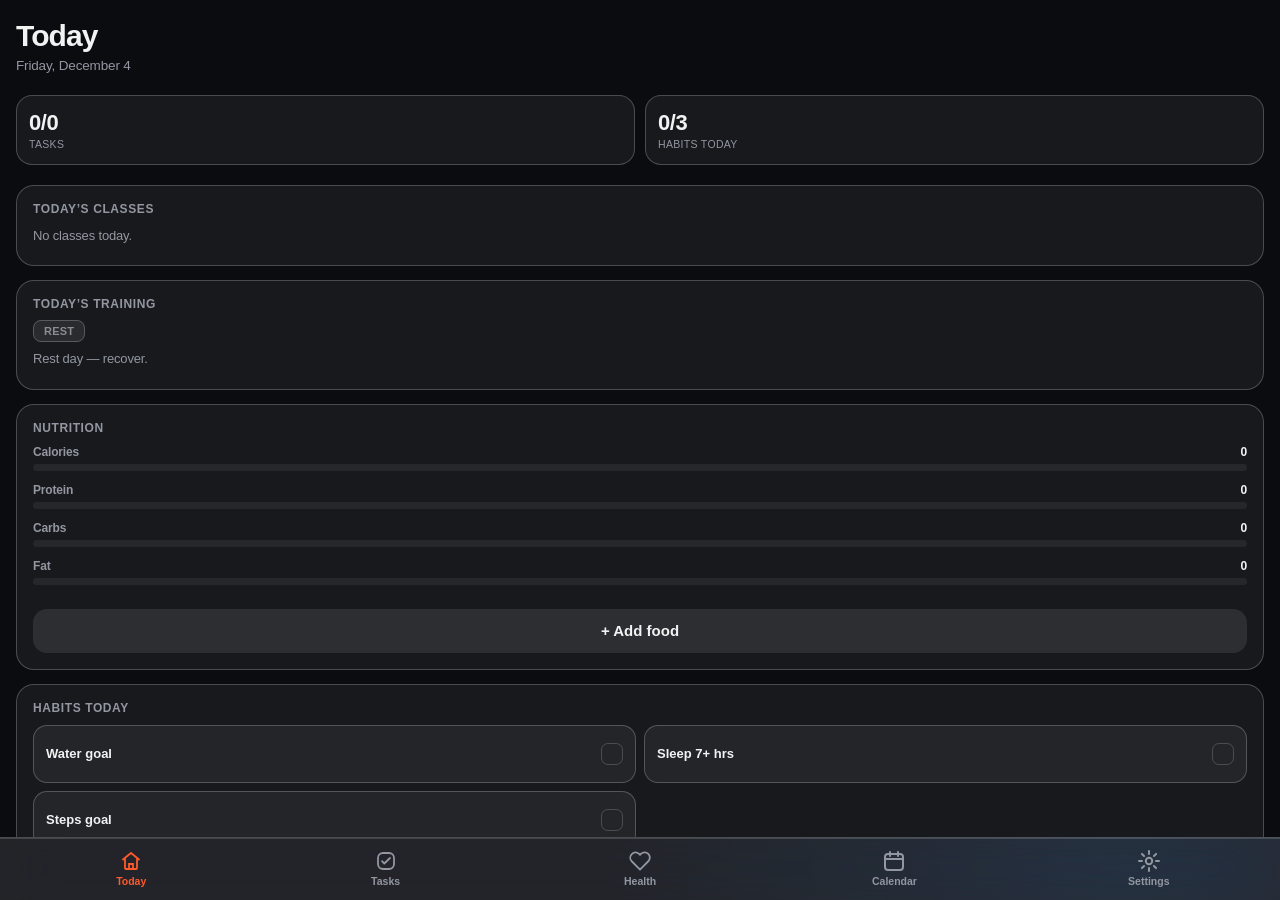
<file: index.html>
<!DOCTYPE html>
<html lang="en">
<head>
<meta charset="UTF-8">
<meta name="viewport" content="width=device-width, initial-scale=1, maximum-scale=1, minimum-scale=1, user-scalable=no, viewport-fit=cover">
<meta name="mobile-web-app-capable" content="yes">
<meta name="apple-mobile-web-app-capable" content="yes">
<meta name="apple-mobile-web-app-status-bar-style" content="black-translucent">
<meta name="apple-mobile-web-app-title" content="Nexa">
<meta name="theme-color" content="#0B0C10">
<meta name="color-scheme" content="dark">
<link rel="apple-touch-icon" sizes="180x180" href="./apple-touch-icon.png?v=3">
<link rel="icon" type="image/png" href="./icon-192.png?v=3">
<link rel="manifest" href="manifest.webmanifest">
<script src="./push-config.js"></script>
<title>Nexa</title>
<link rel="stylesheet" href="./styles.css">

  
</head>
<body>

<svg width="0" height="0" style="position:absolute;">
  <defs>
    <linearGradient id="sparkGrad" x1="0%" y1="0%" x2="100%" y2="100%">
      <stop offset="0%" stop-color="#FF5A2B"/>
      <stop offset="50%" stop-color="#FFD9C2"/>
      <stop offset="100%" stop-color="#4DA3FF"/>
    </linearGradient>
  </defs>
</svg>

<div id="loading"><span class="sparkle-wrap"><svg class="spark-icon" width="22" height="22" viewBox="0 0 24 24"><path d="M12 2c.6 3.8 1.2 6 2.4 7.6C15.8 11.2 18 11.8 22 12c-4 .2-6.2.8-7.6 2.4C13.2 16 12.6 18.2 12 22c-.6-3.8-1.2-6-2.4-7.6C8.2 12.8 6 12.2 2 12c4-.2 6.2-.8 7.6-2.4C10.8 8 11.4 5.8 12 2z"/></svg><span class="sparkle-text">Nexa</span></span></div>
<div class="app-shell" id="shell" style="display:none;">
  <div class="main" id="main-scroll">

    
    <section class="page active" id="page-today">
      <div class="page-head"><div><h1>Today</h1><p id="dash-date-overview"></p></div></div>
      <div class="statbar" id="statbar"></div>
      <div class="widget-grid" id="widget-grid"></div>
    </section>

    
    <section class="page" id="page-tasks">
      <div class="page-head"><div><h1>Tasks</h1></div></div>
      <div class="subtabs" id="tasks-subtabs">
        <button class="subtab active" data-sub="list">Tasks</button>
        <button class="subtab" data-sub="subjects">Subjects</button>
      </div>

      <div class="subpage active" data-group="tasks" id="tasks-sub-list">
        <div class="row" style="margin-bottom:12px;"><div></div><button class="btn small" id="task-new-btn">+ New task</button></div>
        <div class="cols">
          <div>
            <div class="card" id="task-form" style="display:none;"><input type="hidden" id="task-edit-id">
              <div class="field"><label>Title</label><input type="text" id="task-in-title" placeholder="Task title"></div>
              <div class="field"><label>Notes</label><textarea id="task-in-notes" rows="2"></textarea></div>
              <div class="grid2"><button class="btn gray" id="task-cancel-btn">Cancel</button><button class="btn" id="task-save-btn">Save task</button></div>
            </div>
            <div class="card">
              <div id="task-list"></div>
            </div>
          </div>
        </div>
      </div>

      <div class="subpage" data-group="tasks" id="tasks-sub-subjects">
        <div class="row" style="margin-bottom:12px;"><div></div><button class="btn small" id="subject-new-btn">+ Add subject</button></div>
        <div class="card subject-add-card" id="subject-add-form" style="display:none;">
          <div class="field" style="margin-bottom:10px;"><label for="subject-in-name">Subject name</label><input type="text" id="subject-in-name" placeholder="New subject name"></div>
          <div class="row" style="gap:8px;"><button class="btn gray" id="subject-cancel-btn">Cancel</button><button class="btn" id="subject-add-btn">Add subject</button></div>
        </div>
        <div id="subjects-list"></div>
      </div>
    </section>

    
    <section class="page" id="page-health">
      <div class="page-head"><div><h1>Health</h1></div></div>
      <div class="subtabs" id="health-subtabs">
        <button class="subtab active" data-sub="training">Training</button>
        <button class="subtab" data-sub="nutrition">Nutrition</button>
        <button class="subtab" data-sub="habits">Habits</button>
      </div>

      <div class="subpage active" data-group="health" id="health-sub-training">

        <div class="cols">
          <div class="card">
            <h3 style="font-size:12px;text-transform:uppercase;color:var(--muted);margin-bottom:10px;">Log a set</h3>
            <div class="field"><label>Exercise name</label><input type="text" id="log-in-name" list="exercise-names" placeholder="e.g. Bench press"><datalist id="exercise-names"></datalist></div>
            <label>Category</label>
            <div style="display:flex;gap:8px;margin-bottom:12px;" id="log-cat-picker">
              <button type="button" class="exercise-chip" data-cat="push">Push</button>
              <button type="button" class="exercise-chip" data-cat="pull">Pull</button>
              <button type="button" class="exercise-chip" data-cat="legs">Legs</button>
            </div>
            <div class="grid2">
              <div class="field"><label>Weight (kg)</label><input type="number" id="log-in-weight" min="0" step="0.5" placeholder="40"></div>
              <div class="field"><label>Reps</label><input type="number" id="log-in-reps" min="1" step="1" placeholder="8"></div>
            </div>
            <div class="err-msg" id="log-err" style="display:none;color:var(--coral);font-size:12px;margin-bottom:8px;"></div>
            <button class="btn full" id="log-save-btn">Log set</button>
            <h3 style="font-size:12px;text-transform:uppercase;color:var(--muted);margin:16px 0 8px;">Quick fill</h3>
            <div id="exercise-chips"></div>
          </div>
          <div>
            <div class="card">
              <div class="row"><h3 style="font-size:12px;text-transform:uppercase;color:var(--muted);">Progress</h3>
                <select id="progress-select" style="width:200px;"></select></div>
              <canvas class="chart-canvas" id="progress-canvas" width="700" height="200" style="margin-top:10px;"></canvas>
              <div id="progress-stats"></div>
            </div>
            <div class="card">
              <h3 style="font-size:12px;text-transform:uppercase;color:var(--muted);margin-bottom:8px;">Recent sets</h3>
              <table><thead><tr><th>Date</th><th>Exercise</th><th>Category</th><th>Weight</th><th>Reps</th></tr></thead><tbody id="recent-sets"></tbody></table>
            </div>
          </div>
        </div>
      </div>

      <div class="subpage" data-group="health" id="health-sub-nutrition">
        <div class="cols">
          <div class="card">
            <h3 style="font-size:12px;text-transform:uppercase;color:var(--muted);margin-bottom:10px;">Today</h3>
            <div class="nutri-row"><div class="nutri-label"><span>Calories</span><span class="val" id="nut-cal-txt">0</span></div><div class="nutri-bar"><div class="nutri-fill" id="nut-cal-fill" style="background:var(--coral);"></div></div></div>
            <div class="nutri-row"><div class="nutri-label"><span>Protein</span><span class="val" id="nut-protein-txt">0g</span></div><div class="nutri-bar"><div class="nutri-fill" id="nut-protein-fill" style="background:var(--blue);"></div></div></div>
            <div class="nutri-row"><div class="nutri-label"><span>Carbs</span><span class="val" id="nut-carbs-txt">0g</span></div><div class="nutri-bar"><div class="nutri-fill" id="nut-carbs-fill" style="background:var(--gold);"></div></div></div>
            <div class="nutri-row" style="margin-bottom:0;"><div class="nutri-label"><span>Fat</span><span class="val" id="nut-fat-txt">0g</span></div><div class="nutri-bar"><div class="nutri-fill" id="nut-fat-fill" style="background:var(--purple);"></div></div></div>
            <div class="grid4" style="margin-top:14px;">
              <input type="number" id="nut-in-cal" placeholder="kcal">
              <input type="number" id="nut-in-protein" placeholder="protein g">
              <input type="number" id="nut-in-carbs" placeholder="carbs g">
              <input type="number" id="nut-in-fat" placeholder="fat g">
            </div>
            <button class="btn secondary full" id="nut-add-btn" style="margin-top:8px;">Add food</button>
            <button class="btn ghost full" id="nut-reset-btn" style="margin-top:8px;">Reset today</button>
          </div>
          <div class="card">
            <h3 style="font-size:12px;text-transform:uppercase;color:var(--muted);margin-bottom:10px;">Last 14 days</h3>
            <table><thead><tr><th>Date</th><th>Kcal</th><th>Protein</th><th>Carbs</th><th>Fat</th></tr></thead><tbody id="nutri-history"></tbody></table>
          </div>
        </div>
      </div>

      <div class="subpage" data-group="health" id="health-sub-habits">
        <div class="row" style="margin-bottom:12px;justify-content:flex-end;">
          <button class="btn small" id="habit-new-btn">+ New habit</button></div>
        <div class="card" id="habit-form" style="display:none;"><input type="hidden" id="habit-edit-id">
          <div class="field"><label>Habit name</label><input type="text" id="habit-in-name" placeholder="e.g. Read 10 pages"></div>
          <div class="field"><label>Days</label>
            <div style="display:flex;gap:6px;flex-wrap:wrap;" id="habit-day-picker">
              <button type="button" class="exercise-chip active" data-day="daily">Every day</button>
              <button type="button" class="exercise-chip" data-day="sat">Sat</button>
              <button type="button" class="exercise-chip" data-day="sun">Sun</button>
              <button type="button" class="exercise-chip" data-day="mon">Mon</button>
              <button type="button" class="exercise-chip" data-day="tue">Tue</button>
              <button type="button" class="exercise-chip" data-day="wed">Wed</button>
              <button type="button" class="exercise-chip" data-day="thu">Thu</button>
              <button type="button" class="exercise-chip" data-day="fri">Fri</button>
            </div>
          </div>
          <div class="field"><label>Default time <span style="text-transform:none;font-weight:500;">(optional)</span></label><input type="time" id="habit-in-time"></div><div id="habit-weekly-times" class="habit-weekly-times"></div>
          <div class="grid2"><button class="btn gray" id="habit-cancel-btn">Cancel</button><button class="btn" id="habit-save-btn">Add habit</button></div>
        </div>
        <div class="card"><div id="habit-grid"></div></div>
      </div>
    </section>

    
    <section class="page" id="page-calendar">
      <div class="page-head"><div><h1>Calendar</h1><p>Everything with a date, in one place.</p></div>
        <button class="btn small" id="cal-add-btn">+ Add item</button></div>
      <div class="cols">
        <div class="card">
          <div class="row" style="margin-bottom:10px;">
            <button class="btn ghost small" id="cal-prev">‹</button>
            <h3 id="cal-month-label" style="font-size:14px;"></h3>
            <button class="btn ghost small" id="cal-next">›</button>
          </div>
          <div class="cal-grid" id="cal-dow-row"></div>
          <div class="cal-grid" id="cal-grid" style="margin-top:4px;"></div>
        </div>
        <div>
          <div class="card" id="cal-form" style="display:none;"><input type="hidden" id="event-edit-id">
            <div class="field"><label>Title</label><input type="text" id="ev-title" placeholder="e.g. Watch course lecture 4"></div>
            <div class="grid2">
              <div class="field"><label>Type</label><select id="ev-type">
                <option value="course">Course</option><option value="movie">Movie</option><option value="plan">Plan</option>
                <option value="workout">Workout</option><option value="custom">Other</option></select></div>
              <div class="field"><label>Date</label><input type="date" id="ev-date" required></div>
            </div>
            <div class="grid2"><div class="field"><label>Time</label><input type="time" id="ev-time" value="09:00"></div><div class="field"><label>Reminder</label><select id="ev-reminder"><option value="default">Default</option><option value="24">24 hours before</option><option value="12">12 hours before</option><option value="3">3 hours before</option><option value="1">1 hour before</option><option value="0">Off</option></select></div></div>
            <div class="field"><label>Notes</label><textarea id="ev-notes" rows="2"></textarea></div>
            <div class="grid2"><button class="btn gray" id="ev-cancel">Cancel</button><button class="btn secondary" id="ev-save">Save</button></div>
          </div>
          <div class="card" id="cal-day-detail" style="display:none;">
            <h3 id="cal-day-title" style="font-size:13px;margin-bottom:8px;"></h3>
            <div id="cal-day-events"></div>
          </div>
        </div>
      </div>
    </section>

    
    <section class="page" id="page-settings">
      <div class="page-head"><div><h1>Settings</h1></div></div>
      <div class="subpage active" data-group="settings" id="settings-sub-general">
        <div class="settings-list">
          <details class="settings-section">
            <summary><span class="settings-section-icon"><svg viewBox="0 0 24 24" aria-hidden="true"><path d="M18 8a6 6 0 0 0-12 0c0 7-3 7-3 9h18c0-2-3-2-3-9"/><path d="M10 21h4"/></svg></span><span class="settings-section-label"><strong>Notifications</strong><small id="notification-status">Reminders for classes, habits, prayers, and events</small></span><span class="settings-chevron">›</span></summary>
            <div class="settings-section-content">
              <div class="notify-list">
                <div class="notify-row"><label class="notify-toggle">Classes <input type="checkbox" id="notify-classes"></label><select id="notify-classes-lead"><option value="0">At time</option><option value="5">5 min before</option><option value="10">10 min before</option><option value="15">15 min before</option><option value="30">30 min before</option></select></div>
                <div class="notify-row"><label class="notify-toggle">Habits <input type="checkbox" id="notify-habits"></label><select id="notify-habits-lead"><option value="0">At habit time</option><option value="5">5 min before</option><option value="10">10 min before</option><option value="15">15 min before</option></select></div>
                <div class="notify-row"><label class="notify-toggle">Prayer <input type="checkbox" id="notify-prayer"></label><select id="notify-prayer-lead"><option value="0">At prayer time</option><option value="5">5 min before</option><option value="10">10 min before</option><option value="15">15 min before</option></select></div>
                <div class="notify-row"><label class="notify-toggle">Events <input type="checkbox" id="notify-events"></label><select id="notify-events-lead"><option value="0">At 9:00 AM</option><option value="30">8:30 AM</option><option value="60">8:00 AM</option></select></div>
              </div>
              <div class="grid2"><button class="btn secondary" id="enable-notifications-btn">Enable notifications</button><button class="btn green" id="save-settings-btn">Save</button></div>
            </div>
          </details>
<details class="settings-section settings-classes-item">
            <summary><span class="settings-section-icon"><svg viewBox="0 0 24 24" aria-hidden="true"><rect x="3" y="4" width="18" height="17" rx="2"/><path d="M16 2v4M8 2v4M3 9h18M8 13h3v3H8zM14 13h3M14 16h3"/></svg></span><span class="settings-section-label"><strong>Classes</strong><small>Manage your weekly lecture and lab schedule</small></span><span class="settings-chevron">›</span></summary>
            <div class="settings-section-content">
      <div class="settings-classes-section">
        <div class="settings-classes-toolbar">
          <span class="settings-classes-toolbar-label">Weekly schedule</span>
          <button class="btn small" id="class-new-btn">+ Add class</button>
        </div>
        <div class="card" id="class-form" style="display:none;"><input type="hidden" id="class-edit-id">
          <div class="grid2">
            <div class="field" id="class-subject-field"><label id="class-subject-label">Subject</label><input type="text" id="class-in-subject" placeholder="e.g. Mathematics" autocomplete="off"></div>
            <div class="field"><label>Room / Location</label><input type="text" id="class-in-room" placeholder="e.g. A503"></div>
          </div>
          <div class="grid2">
            <div class="field"><label>Type</label><select id="class-in-type">
              <option value="lecture">Lecture</option><option value="lab">Lab</option><option value="tutorial">Tutorial</option><option value="gap">Gap / Free period</option>
            </select></div>
          </div>
          <label>Day(s)</label>
          <div style="display:flex;gap:6px;flex-wrap:wrap;margin-bottom:12px;" id="class-day-picker">
            <button type="button" class="exercise-chip" data-day="daily">Daily</button>
            <button type="button" class="exercise-chip" data-day="sat">Sat</button>
            <button type="button" class="exercise-chip" data-day="sun">Sun</button>
            <button type="button" class="exercise-chip" data-day="mon">Mon</button>
            <button type="button" class="exercise-chip" data-day="tue">Tue</button>
            <button type="button" class="exercise-chip" data-day="wed">Wed</button>
            <button type="button" class="exercise-chip" data-day="thu">Thu</button>
            <button type="button" class="exercise-chip" data-day="fri">Fri</button>
          </div>
          <div class="grid2">
            <div class="field"><label>Start time</label><input type="time" id="class-in-start"></div>
            <div class="field"><label>End time</label><input type="time" id="class-in-end"></div>
          </div>
          <div class="field"><label>Notes</label><textarea id="class-in-notes" rows="2" placeholder="optional"></textarea></div>
          <div class="grid2"><button class="btn gray" id="class-cancel-btn">Cancel</button><button class="btn" id="class-save-btn">Save class</button></div>
        </div>
        <div id="class-days-wrap"></div>
        <div class="card">
          <p>Create a Subject for each class so study tasks can be tagged by course.</p>
          <button class="btn secondary small" id="class-make-subjects-btn" style="margin-top:8px;">Create subjects from classes</button>
        </div>
      </div>
            </div>
          </details>
          <details class="settings-section">
            <summary><span class="settings-section-icon"><svg viewBox="0 0 24 24" aria-hidden="true"><circle cx="12" cy="12" r="9"/><circle cx="12" cy="12" r="5"/><circle cx="12" cy="12" r="1.5"/><path d="M16.5 7.5 21 3"/></svg></span><span class="settings-section-label"><strong>Nutrition goals</strong><small>Daily calorie and macro targets</small></span><span class="settings-chevron">›</span></summary>
            <div class="settings-section-content">
              <div class="grid2">
                <div class="field"><label>Calories</label><input type="number" id="goal-cal" placeholder="2200"></div>
                <div class="field"><label>Protein (g)</label><input type="number" id="goal-protein" placeholder="150"></div>
                <div class="field"><label>Carbs (g)</label><input type="number" id="goal-carbs" placeholder="220"></div>
                <div class="field"><label>Fat (g)</label><input type="number" id="goal-fat" placeholder="70"></div>
              </div>
              <button class="btn green full" id="save-goals-btn">Save nutrition goals</button>
            </div>
          </details>
          <details class="settings-section">
            <summary><span class="settings-section-icon"><svg viewBox="0 0 24 24" aria-hidden="true"><rect x="3" y="4" width="18" height="17" rx="2"/><path d="M16 2v4M8 2v4M3 9h18M8 13h3v3H8zM14 13h3M14 16h3"/></svg></span><span class="settings-section-label"><strong>Weekly split</strong><small>Workout schedule and custom splits</small></span><span class="settings-chevron">›</span></summary>
            <div class="settings-section-content"><div id="plan-days"></div></div>
          </details>
          <button type="button" class="settings-action-button" id="refresh-app-btn">
            <span class="settings-section-icon"><svg viewBox="0 0 24 24" aria-hidden="true"><path d="M12 3v11"/><path d="m7 9 5 5 5-5"/><path d="M5 16v4h14v-4"/></svg></span>
            <span class="settings-section-label"><strong>App update</strong><small>Refresh Nexa to apply the latest changes</small></span>
          </button>
          <button type="button" class="settings-action-button settings-reset-action" id="reset-btn">
            <span class="settings-section-icon"><svg viewBox="0 0 24 24" aria-hidden="true"><path d="M3 6h18"/><path d="M8 6V4h8v2"/><path d="m5 6 1 14h12l1-14"/><path d="M10 10v6M14 10v6"/></svg></span>
            <span class="settings-section-label"><strong>Reset all data</strong><small>Delete all Nexa data on this device. This cannot be undone.</small></span>
          </button>
          <p class="settings-app-version">Nexa · Version 1.4.25</p>
        </div>
      </div>
    </section>

  </div>
  <nav class="tabbar" id="tabbar"></nav>
</div>

<script src="./app.js"></script>

</body>
</html>
</file>
<file: styles.css>
:root{
    color-scheme: dark;
    --bg:#0B0C10; --panel:rgba(255,255,255,0.13); --panel2:rgba(255,255,255,0.16); --border:rgba(255,255,255,0.22);
    --ink:#F2F2F3; --muted:#9297A1;
    --coral:#FF5A2B; --blue:#4DA3FF; --purple:#B072E8;
    --green:#33D67A; --orange:#FFA53D; --gold:#FFC24B; --gray:#8A8D93;
    font-family:-apple-system,BlinkMacSystemFont,'SF Pro Text','Segoe UI',Roboto,Helvetica,Arial,sans-serif;
  }
  *{box-sizing:border-box;-webkit-tap-highlight-color:transparent;touch-action:manipulation;-webkit-user-select:none;user-select:none;-webkit-touch-callout:none;}
  input,textarea,[contenteditable="true"]{-webkit-user-select:text;user-select:text;-webkit-touch-callout:default;}
  html{margin:0;padding:0;width:100%;height:100%;overflow:hidden;background:#0B0C10;}
  body{margin:0;padding:0;width:100%;height:100vh;overflow:hidden;background:#0B0C10;}
  body{color:var(--ink);letter-spacing:-0.01em;}
  h1,h2,h3{margin:0;}
  p{margin:4px 0;color:var(--muted);font-size:13px;line-height:1.5;}
  a{color:var(--blue);}
  ::-webkit-scrollbar{display:none;}

  .app-shell{height:100vh;width:100%;display:flex;flex-direction:column;overflow:hidden;
    background:
      radial-gradient(circle at 12% 6%, rgba(255,90,43,0.10) 0%, rgba(255,90,43,0) 35%),
      radial-gradient(circle at 88% 92%, rgba(77,163,255,0.09) 0%, rgba(77,163,255,0) 38%),
      #0B0C10;}
  .main{flex:1;min-height:0;overflow-y:auto;-webkit-overflow-scrolling:touch;
    padding:calc(20px + env(safe-area-inset-top,0px)) 18px calc(96px + env(safe-area-inset-bottom,0px));}

  
  :root{--surface:#17191e;--surface2:#1d2026;--hairline:rgba(255,255,255,.11);}
  .main{padding-left:16px;padding-right:16px;}
  .page-head{margin-bottom:20px;}
  .page-head h1{font-size:32px;line-height:1.08;font-weight:800;}
  .page-head p{font-size:14px;margin-top:6px;}
  .statbar{gap:10px;margin-bottom:22px;}
  .statcell,.widget,.card,.more-list{background:rgba(255,255,255,.055);border-color:var(--border);-webkit-backdrop-filter:none;backdrop-filter:none;box-shadow:none;}
  .statcell{padding:15px 14px;border-radius:17px;}
  .statcell .num{font-size:24px;}
  .widget-grid{gap:16px;}
  .widget{border-radius:20px;padding:16px;}
  .widget-head{margin-bottom:12px;}
  .widget-head h3{font-size:13px;color:#a6abb5;letter-spacing:.035em;}
  .class-row,.course-card{background:rgba(255,255,255,.055);border-color:var(--border);-webkit-backdrop-filter:none;backdrop-filter:none;}
  .class-row{border-radius:15px;padding:13px 14px;}
  .class-row .csubject{font-size:15px;}
  .class-row .croom{margin-top:3px;}
  .badge{background:rgba(255,255,255,.055);border-color:rgba(255,255,255,.18);border-radius:9px;}
  .btn{border-radius:13px;min-height:44px;}
  .btn.small{min-height:36px;}
  select,input[type=text],input[type=number],input[type=time],input[type=date],textarea{background:var(--surface2);border-color:var(--hairline);min-height:46px;}
  .subtabs{background:var(--surface2);border:1px solid var(--hairline);}
  .subtab{min-height:40px;}
  .subtab.active{background:rgba(255,255,255,.13);}
  .tabbar{background:rgba(20,23,29,.94);border-top-color:var(--hairline);box-shadow:0 -8px 28px rgba(0,0,0,.18);-webkit-backdrop-filter:blur(22px) saturate(150%);backdrop-filter:blur(22px) saturate(150%);}
  .tabitem{min-height:48px;transition:color .15s ease,transform .1s ease;}
  .tabitem:active{transform:scale(.94);}
  .more-row{min-height:52px;}
  .widget-hide,.checkbtn,.more-row,.subtab{touch-action:manipulation;}
  @media(max-width:520px){.widget{padding:15px}.main{padding-left:16px;padding-right:16px}}

  
  .dash-event{display:flex;align-items:center;gap:13px;padding:12px;background:rgba(255,255,255,.055);border:1px solid var(--border);border-radius:15px;margin-bottom:8px}
  .dash-event:last-child{margin-bottom:0}.dash-datebox{width:44px;text-align:center;flex-shrink:0}.dash-datebox strong{display:block;font-size:20px;line-height:1}.dash-datebox span{display:block;font-size:10px;color:var(--coral);font-weight:800;margin-top:4px}.dash-event-main{flex:1;min-width:0}.dash-event-title{font-size:14px;font-weight:700;white-space:normal;overflow-wrap:anywhere;word-break:break-word;line-height:1.25}.dash-event-meta{font-size:11px;color:var(--muted);margin-top:3px}
  
  .class-row{background:rgba(255,255,255,.055)!important;border-color:var(--border)!important;-webkit-backdrop-filter:none!important;backdrop-filter:none!important;}
  .page{display:none;}
  .page.active{display:block;}
  
  .page-head{margin-bottom:18px;}
  .page-head h1{font-size:30px;font-weight:800;letter-spacing:-0.03em;}
  .page-head p{margin-top:4px;font-size:13.5px;}
  .back-to-more{display:flex;align-items:center;gap:4px;color:var(--coral);font-size:15px;font-weight:600;
    margin-bottom:10px;cursor:pointer;}

  .tabbar{display:flex;justify-content:space-around;align-items:center;
    background:rgba(255,255,255,0.10);backdrop-filter:blur(30px) saturate(180%);-webkit-backdrop-filter:blur(30px) saturate(180%);
    border-top:1px solid rgba(255,255,255,0.18);box-shadow:inset 0 1px 0 rgba(255,255,255,0.15);
    padding:7px 4px calc(7px + env(safe-area-inset-bottom,0px));z-index:100;flex-shrink:0;position:relative;margin-bottom:0;}
  .tabitem{background:none;border:none;display:flex;flex-direction:column;align-items:center;gap:2px;
    color:var(--muted);font-size:10.5px;font-weight:600;padding:4px 8px;cursor:pointer;flex:1;font-family:inherit;}
  .tabitem svg{flex-shrink:0;width:24px;height:24px;display:block;}
  .tabitem.active{color:var(--coral);}

  .subtabs{display:flex;background:var(--panel2);border-radius:13px;padding:3px;margin-bottom:16px;gap:2px;}
  .subtab{flex:1;background:none;border:none;padding:9px 4px;border-radius:10px;color:var(--muted);
    font-weight:700;font-size:12.5px;font-family:inherit;cursor:pointer;white-space:nowrap;}
  .subtab.active{background:rgba(255,255,255,0.16);color:var(--ink);}
  .subpage{display:none;}
  .subpage.active{display:block;animation:fadein .15s ease;}

  .more-list{display:flex;flex-direction:column;gap:1px;background:rgba(255,255,255,.055);
    backdrop-filter:none;-webkit-backdrop-filter:none;
    border:1px solid var(--border);border-radius:16px;overflow:hidden;margin-bottom:16px;}
  .more-row{display:flex;align-items:center;gap:12px;padding:13px 16px;cursor:pointer;background:transparent;}
  .more-row:active{background:rgba(255,255,255,0.05);}
  .more-row .micon{width:30px;height:30px;border-radius:8px;display:flex;align-items:center;justify-content:center;
    background:rgba(255,90,43,0.15);color:var(--coral);flex-shrink:0;}
  .more-row .mlabel{flex:1;font-size:15px;font-weight:600;}
  .more-row .chev{color:var(--muted);}
  .more-row:not(:last-child){border-bottom:1px solid var(--border);}

  .statbar{display:grid;grid-template-columns:repeat(2,1fr);gap:10px;margin-bottom:20px;}
  .statcell{background:rgba(255,255,255,.055);backdrop-filter:none;-webkit-backdrop-filter:none;
    border:1px solid var(--border);border-radius:16px;padding:14px 12px;box-shadow:none;}
  .statcell .num{font-size:22px;font-weight:800;letter-spacing:-0.02em;}
  .statcell .lbl{font-size:10.5px;color:var(--muted);text-transform:uppercase;letter-spacing:0.03em;margin-top:2px;}

  .widget-grid{display:flex;flex-direction:column;gap:14px;}
  .widget{background:rgba(255,255,255,.055);backdrop-filter:none;-webkit-backdrop-filter:none;
    border:1px solid var(--border);border-radius:18px;padding:16px;box-shadow:none;}
  .widget.dragging{opacity:0.4;}
  .widget-head{display:flex;align-items:center;justify-content:space-between;margin-bottom:10px;}
  .widget-head h3{font-size:12px;text-transform:uppercase;letter-spacing:0.05em;color:var(--muted);font-weight:700;}

  .card{background:rgba(255,255,255,.055);backdrop-filter:none;-webkit-backdrop-filter:none;
    border:1px solid var(--border);border-radius:18px;padding:18px;margin-bottom:16px;box-shadow:none;}
  .cols{display:flex;flex-direction:column;gap:0;}

  .btn{border:none;border-radius:14px;padding:13px 18px;font-weight:600;font-size:15px;cursor:pointer;color:#fff;
    background:var(--coral);transition:opacity .1s, transform .08s;font-family:inherit;}
  .btn:active{opacity:0.75;transform:scale(0.97);}
  .btn.secondary{background:rgba(255,255,255,0.09);color:var(--ink);}
  .btn.green{background:rgba(51,214,122,0.16);color:var(--green);}
  .btn.gray{background:rgba(255,255,255,0.06);color:var(--muted);}
  .btn.ghost{background:transparent;color:var(--coral);border:1px solid rgba(255,90,43,0.4);}
  .btn.full{width:100%;}
  .btn.small{padding:9px 14px;font-size:13px;border-radius:11px;}

  select,input[type=text],input[type=number],input[type=time],input[type=date],textarea{
    width:100%;border:1px solid var(--border);border-radius:12px;padding:12px 13px;
    font-family:inherit;font-size:16px;background:rgba(255,255,255,0.05);color:var(--ink);}
  textarea{resize:vertical;}
  label{font-size:11px;font-weight:700;color:var(--muted);display:block;margin-bottom:5px;text-transform:uppercase;letter-spacing:0.03em;}
  .field{margin-bottom:12px;}
  .row{display:flex;align-items:center;justify-content:space-between;gap:10px;}
  .grid2{display:grid;grid-template-columns:1fr 1fr;gap:10px;}
  .grid4{display:grid;grid-template-columns:repeat(4,1fr);gap:10px;}

  table{width:100%;border-collapse:collapse;font-size:12.5px;}
  th{text-align:left;color:var(--muted);font-weight:700;text-transform:uppercase;font-size:10.5px;letter-spacing:0.04em;
    padding:8px 10px;border-bottom:1px solid var(--border);}
  td{padding:9px 10px;border-bottom:1px solid var(--border);}
  tr:last-child td{border-bottom:none;}

  .badge{font-size:11px;font-weight:700;padding:4px 10px;border-radius:8px;background:rgba(255,255,255,0.08);
    border:1px solid var(--border);text-transform:uppercase;letter-spacing:0.02em;}
  .badge.workout{color:var(--orange);} .badge.course{color:var(--blue);} .badge.movie{color:var(--purple);}
  .badge.plan{color:var(--green);} .badge.custom{color:var(--gray);} .badge.rest{color:var(--gray);}
  .badge.push{color:var(--orange);} .badge.pull{color:var(--blue);} .badge.legs{color:var(--gold);}
  .badge.high{color:var(--coral);} .badge.med{color:var(--gold);} .badge.low{color:var(--muted);}
  .badge.lecture{color:var(--coral);} .badge.lab{color:var(--gold);} .badge.tutorial{color:var(--blue);}

  .day-header{display:flex;align-items:center;justify-content:space-between;background:var(--coral);color:#fff;
    padding:11px 16px;border-radius:14px;margin:20px 0 10px;font-weight:700;font-size:13px;text-transform:uppercase;letter-spacing:0.03em;}
  .day-header:first-child{margin-top:0;}
  .class-row{display:flex;align-items:center;gap:14px;background:rgba(255,255,255,.055);backdrop-filter:none;-webkit-backdrop-filter:none;border:1px solid var(--border);border-radius:14px;
    padding:12px 14px;margin-bottom:8px;border-left:4px solid var(--gray);}
  .class-row.lecture{border-left-color:var(--coral)!important;}
  .class-row.lab{border-left-color:var(--gold)!important;}
  .class-row.tutorial{border-left-color:var(--blue)!important;}
  .class-row.passed{opacity:.62;}
  .class-passed{font-size:10px;font-weight:800;letter-spacing:.04em;color:var(--muted);border:1px solid rgba(255,255,255,.14);border-radius:8px;padding:4px 7px;margin-left:7px;white-space:nowrap;}
  .dash-habits{display:grid;grid-template-columns:repeat(2,minmax(0,1fr));gap:8px;}
  .dash-habit{min-width:0;min-height:58px;border:1px solid var(--border);border-radius:14px;background:rgba(255,255,255,.055);color:var(--ink);padding:10px 12px;font:inherit;font-size:13px;font-weight:700;text-align:left;display:flex;align-items:center;justify-content:space-between;gap:8px;}
  .dash-habit-label{display:block;flex:1;min-width:0;overflow-wrap:anywhere;line-height:1.25;}
  .dash-habit.long-title{grid-column:1/-1;min-height:54px;}
  .dash-habit.long-title .dash-habit-label{padding-right:4px;}
  .dash-habit-mark{flex:0 0 22px;}
  .dash-habit.done{border-color:rgba(51,214,122,.45);background:rgba(51,214,122,.10);}
  .dash-habit-mark{width:22px;height:22px;border-radius:7px;border:1px solid rgba(255,255,255,.18);display:grid;place-items:center;flex-shrink:0;color:var(--green);}
  .dash-task{display:flex;align-items:center;gap:11px;padding:11px 12px;margin-bottom:8px;background:rgba(255,255,255,.055);border:1px solid var(--border);border-radius:14px;}
  .dash-task:last-child{margin-bottom:0}.dash-task-main{flex:1;min-width:0}.dash-task-title{font-size:13px;font-weight:700;white-space:normal;overflow-wrap:anywhere;word-break:break-word;line-height:1.25}.dash-task-date{font-size:10.5px;color:var(--muted);margin-top:3px;}
  .dash-task.overdue,.task-row.overdue{border-color:rgba(255,90,43,.45);background:rgba(255,90,43,.07)} .overdue-text{color:var(--coral)!important;font-weight:800}
  .class-live{color:var(--green);border-color:rgba(51,214,122,.35);background:rgba(51,214,122,.08)} .class-soon{color:var(--gold);border-color:rgba(255,194,75,.35);background:rgba(255,194,75,.08)}
  .empty-state{text-align:center;padding:18px 10px;border:1px dashed rgba(255,255,255,.13);border-radius:14px;color:var(--muted);font-size:12.5px;background:rgba(255,255,255,.025)}
  .notify-grid{display:grid;grid-template-columns:1fr 1fr;gap:8px;margin:12px 0}
  .notify-list{display:flex;flex-direction:column;gap:8px;margin:12px 0}.notify-row{display:grid;grid-template-columns:minmax(0,1fr) minmax(130px,160px);gap:8px;align-items:center}.notify-row .notify-toggle{margin:0;min-width:0}.notify-row select{min-width:0}
  .item-actions{display:flex;gap:6px;flex-wrap:wrap;justify-content:flex-end;flex-shrink:0}
  .class-row{flex-wrap:wrap}.class-row .item-actions{margin-left:auto}.class-row .badge{flex-shrink:0}
  html,body,.app-shell,.main,.page,.card,.widget{max-width:100%}.main,.page{min-width:0}
  @media(max-width:520px){
    .notify-row{grid-template-columns:1fr 145px}
    #class-days-wrap .class-row{display:grid!important;grid-template-columns:minmax(0,1fr) auto!important;gap:8px 10px!important;align-items:center!important}
    #class-days-wrap .class-row>.ctime{grid-column:1!important;grid-row:1!important;width:auto!important;min-width:0!important}
    #class-days-wrap .class-row>.ctime+div{grid-column:1!important;grid-row:2!important;min-width:0!important}
    #class-days-wrap .class-row>.badge{grid-column:2!important;grid-row:1/3!important;align-self:center!important}
    #class-days-wrap .class-row>.item-actions{grid-column:1/-1!important;grid-row:3!important;width:100%!important;display:grid!important;grid-template-columns:1fr 1fr!important;gap:8px!important;margin:4px 0 0!important}
    #class-days-wrap .class-row>.item-actions .btn{position:static!important;display:block!important;width:100%!important;min-width:0!important;margin:0!important;padding:9px 8px!important}
    #page-today .class-row{display:flex!important;flex-wrap:nowrap!important;align-items:center!important;gap:12px!important}
    #page-today .class-row>div:first-child{flex:1 1 auto!important;min-width:0!important;text-align:left!important}
    #page-today .class-row>.ctime{flex:0 0 auto!important;width:auto!important;min-width:92px!important;text-align:right!important;align-self:center!important}
    .heat-row{grid-template-columns:minmax(0,1fr) auto}
    .heat-row .item-actions{grid-column:1/-1;grid-row:3;width:100%;display:grid;grid-template-columns:1fr 1fr;gap:8px}
    .heat-row .item-actions .btn{position:static!important;width:100%;margin:0!important}
  }
  .notify-toggle{display:flex;align-items:center;justify-content:space-between;gap:8px;background:var(--surface2);border:1px solid var(--hairline);border-radius:12px;padding:10px 11px;font-size:12px;font-weight:700}.notify-toggle input{accent-color:var(--coral);width:18px;height:18px}
  .task-row{transition:transform .22s ease,opacity .22s ease,background .22s ease}.class-row,.dash-task,.dash-event,.dash-habit{transition:transform .22s ease,opacity .22s ease,background .22s ease}.item-complete{transform:scale(.985);opacity:.35}.item-remove{transform:translateX(-18px);opacity:0}
  .undo-toast{position:fixed;left:50%;bottom:calc(82px + env(safe-area-inset-bottom));transform:translateX(-50%);z-index:9999;background:#252830;border:1px solid rgba(255,255,255,.14);border-radius:14px;padding:10px 12px;display:flex;align-items:center;gap:14px;box-shadow:0 12px 30px rgba(0,0,0,.35);font-size:13px;white-space:nowrap}.undo-toast button{border:0;background:none;color:var(--coral);font:inherit;font-weight:800;padding:5px}.task-row.swiping{transition:none}

  .class-row .ctime{font-size:12.5px;font-weight:700;color:var(--muted);width:110px;flex-shrink:0;}
  .class-row .csubject{flex:1;font-weight:700;font-size:14px;}
  .class-row .croom{font-size:11.5px;color:var(--muted);}
  #class-days-wrap .class-row{display:grid;grid-template-columns:minmax(100px,1fr) minmax(0,1.15fr) auto;align-items:center;gap:12px;}
  #class-days-wrap .class-row .ctime{width:auto;white-space:nowrap;}
  #class-days-wrap .class-row .csubject{min-width:0;}
  #class-days-wrap .class-row .btn{margin-left:0!important;white-space:nowrap;}
  #class-days-wrap{width:100%;max-width:100%;overflow:hidden;}
  #class-days-wrap .class-row{width:100%;max-width:100%;box-sizing:border-box;}
  #class-days-wrap .class-row>*{min-width:0;}
  #class-days-wrap .class-row .btn{max-width:100%;}

  .course-card{background:var(--panel);border:1px solid var(--border);border-radius:12px;padding:14px 16px;margin-bottom:10px;}
  .course-card .cname{font-weight:700;font-size:14px;}
  .course-card .cmeta{font-size:11.5px;color:var(--muted);margin-top:2px;}

  .prayer-list{display:flex;gap:6px;flex-wrap:wrap;justify-content:space-between;}
  .prayer-item{flex:1;min-width:58px;text-align:center;background:rgba(255,255,255,0.06);border:1px solid var(--border);border-radius:12px;padding:9px 4px;}
  .prayer-item.next{background:rgba(255,59,92,0.12);border-color:var(--coral);}
  .prayer-item .pname{font-size:9.5px;font-weight:700;text-transform:uppercase;color:var(--muted);}
  .prayer-item .ptime{font-size:12px;font-weight:700;margin-top:2px;}
  .prayer-item.next .ptime{color:var(--coral);}

  .exercise-chip{display:inline-block;padding:9px 14px;margin:3px;border-radius:12px;font-size:13.5px;font-weight:600;
    background:rgba(255,255,255,0.04);border:1px solid var(--border);color:var(--ink);cursor:pointer;}
  .exercise-chip.active{background:rgba(255,59,92,0.12);border-color:var(--coral);color:var(--coral);}
  .set-row{display:flex;gap:8px;padding:6px 0;border-bottom:1px solid var(--border);font-size:13px;font-weight:600;}
  .set-row span{flex:1;}
  .tier-tag{display:inline-block;font-size:11px;font-weight:700;padding:4px 11px;border-radius:7px;text-transform:uppercase;letter-spacing:0.03em;}

  .checkbtn{width:23px;height:23px;border-radius:7px;border:1.5px solid var(--border);background:rgba(255,255,255,0.05);cursor:pointer;
    flex-shrink:0;color:#fff;font-size:12px;display:flex;align-items:center;justify-content:center;}
  .checkbtn.checked{background:var(--green);border-color:var(--green);}
  .task-row{display:flex;align-items:flex-start;gap:10px;padding:10px 0;border-bottom:1px solid var(--border);}
  .task-row .ttitle{flex:1;font-weight:600;font-size:13.5px;}
  .task-row .ttitle.done{text-decoration:line-through;color:var(--muted);}
  .task-meta{display:flex;gap:8px;align-items:center;margin-top:4px;font-size:11.5px;color:var(--muted);}
  .subtask-row{display:flex;align-items:center;gap:8px;padding:5px 0 5px 29px;font-size:12.5px;}
  .subtask-row span.done{text-decoration:line-through;color:var(--muted);}
  .proj-item{display:flex;align-items:center;gap:8px;padding:8px 10px;border-radius:8px;cursor:pointer;font-size:13px;font-weight:600;color:var(--muted);}
  .proj-item:hover{background:rgba(255,255,255,0.04);}
  .proj-item.active{background:rgba(255,255,255,0.06);color:var(--ink);}
  .proj-dot{width:8px;height:8px;border-radius:50%;flex-shrink:0;}

  .heat-row{display:flex;align-items:center;gap:10px;padding:8px 0;border-bottom:1px solid var(--border);}
  .heat-row:last-child{border-bottom:none;}
  .heat-name{width:110px;flex-shrink:0;font-size:13px;font-weight:600;}
  .heat-cells{display:flex;gap:3px;flex:1;}
  .heat-cell{width:16px;height:16px;border-radius:4px;background:rgba(255,255,255,0.05);}
   .heat-cell.on{background:var(--green);}.heat-cell.muted{opacity:.22;pointer-events:none;}
  .heat-streak{width:60px;text-align:right;font-size:12px;color:var(--muted);font-weight:700;flex-shrink:0;}
  .quick-done{min-width:58px;min-height:34px;padding:7px 10px!important;font-size:11px!important;border-radius:10px!important;flex-shrink:0}.quick-done.done{background:rgba(51,214,122,.13);color:var(--green)}
  .edit-actions{display:flex;gap:6px;flex-shrink:0}
  .heat-row{min-width:0}.heat-cells{min-width:0;overflow-x:auto;padding-bottom:2px}.heat-name{min-width:76px;max-width:110px;overflow:hidden;text-overflow:ellipsis}.heat-row .btn{flex-shrink:0}
  @media(max-width:520px){.heat-row{display:grid;grid-template-columns:minmax(0,1fr) auto auto;gap:8px}.heat-name{width:auto;max-width:none;grid-column:1}.heat-cells{grid-column:1/-1;grid-row:2;width:100%}.heat-streak{width:auto;grid-column:2;grid-row:1}.heat-row>.btn{grid-column:3;grid-row:1}.task-row{min-width:0}.task-row .btn{padding:8px 10px}.dash-event{min-width:0}.dash-event-main{min-width:0}.grid2{min-width:0}.card,.widget{max-width:100%;overflow:hidden}}

  .nutri-row{margin-bottom:12px;}
  .nutri-label{display:flex;justify-content:space-between;font-size:12px;font-weight:700;color:var(--muted);margin-bottom:5px;}
  .nutri-label .val{color:var(--ink);}
  .nutri-bar{height:7px;border-radius:5px;background:rgba(255,255,255,0.06);overflow:hidden;}
  .nutri-fill{height:100%;border-radius:5px;transition:width .3s ease;}

  .cal-grid{display:grid;grid-template-columns:repeat(7,1fr);gap:4px;}
  .cal-dow{font-size:10px;text-align:center;color:var(--muted);font-weight:700;padding-bottom:4px;}
  .cal-cell{aspect-ratio:1;border-radius:8px;background:rgba(255,255,255,0.03);border:1px solid transparent;
    display:flex;flex-direction:column;align-items:center;justify-content:center;font-size:12px;font-weight:600;cursor:pointer;position:relative;}
  .cal-cell.empty{background:transparent;cursor:default;}
  .cal-cell.today{border-color:var(--coral);}
  .cal-cell.selected{background:rgba(255,59,92,0.14);border-color:var(--coral);color:var(--coral);}
  .cal-dots{display:flex;gap:2px;position:absolute;bottom:4px;}
  .cal-dot{width:5px;height:5px;border-radius:50%;}

  .toast{position:fixed;top:calc(16px + env(safe-area-inset-top,0px));left:50%;transform:translateX(-50%);background:rgba(30,32,38,0.85);backdrop-filter:blur(30px) saturate(160%);-webkit-backdrop-filter:blur(30px) saturate(160%);border:1px solid var(--border);
    color:var(--ink);border-radius:14px;padding:13px 22px;font-weight:600;font-size:14px;box-shadow:0 12px 30px rgba(0,0,0,0.45);
    z-index:200;animation:popin .2s ease;}
  @keyframes popin{from{transform:translateX(-50%) scale(.7);opacity:0;}to{transform:translateX(-50%) scale(1);opacity:1;}}
  .chart-canvas{width:100%;height:auto;}
  #loading{padding:80px;text-align:center;font-weight:800;font-size:22px;}
  .sparkle-text{
    background:linear-gradient(100deg, #FF5A2B 10%, #FFD9C2 50%, #4DA3FF 90%);
    -webkit-background-clip:text;background-clip:text;color:transparent;
    letter-spacing:-0.02em;
  }
  .sparkle-wrap{display:inline-flex;align-items:center;gap:6px;}
  .spark-icon{flex-shrink:0;}
  .spark-icon path{fill:url(#sparkGrad);}
  .nexa-confirm-backdrop{position:fixed;inset:0;z-index:9998;background:rgba(0,0,0,.58);display:flex;align-items:flex-end;justify-content:center;padding:18px;padding-bottom:calc(18px + env(safe-area-inset-bottom));animation:fadein .16s ease}
  .nexa-confirm{width:min(100%,430px);background:#1d2026;border:1px solid rgba(255,255,255,.13);border-radius:20px;padding:18px;box-shadow:0 18px 60px rgba(0,0,0,.45);animation:sheetin .2s ease}
  .nexa-confirm h3{font-size:18px;margin:0 0 6px}.nexa-confirm p{margin:0 0 16px;line-height:1.4}.nexa-confirm-actions{display:grid;grid-template-columns:1fr 1fr;gap:8px}.nexa-confirm-actions .btn{width:100%;margin:0!important}
  @keyframes sheetin{from{opacity:0;transform:translateY(18px)}to{opacity:1;transform:translateY(0)}}
  @media(max-width:520px){.grid4{grid-template-columns:1fr 1fr}.card table{display:block;max-width:100%;overflow-x:auto}.row{min-width:0}.row>h3,.row>p{min-width:0}.row select{max-width:52vw}.task-row{gap:9px}.task-row .btn.small{flex-shrink:0}.notify-row{grid-template-columns:minmax(0,1fr) minmax(118px,145px)}#settings-sub-general .card,#health-sub-training .card,#health-sub-nutrition .card,#health-sub-habits .card,#page-tasks .card,#page-calendar .card{min-width:0;max-width:100%;overflow:hidden}}
  
  .tabbar{position:relative!important;flex:0 0 auto!important;overflow:hidden!important;overscroll-behavior:none;touch-action:manipulation;-webkit-user-select:none;user-select:none;-webkit-touch-callout:none;}
  .tabbar,.tabbar *{-webkit-user-drag:none;}
  .main{overscroll-behavior-y:contain;}

  .dash-event{align-items:flex-start;}
  .dash-event .dash-datebox{align-self:center;}

.habit-progress-card{padding:14px 0;border-bottom:1px solid var(--border)}.habit-progress-card:last-child{border-bottom:0}.habit-progress-head{display:flex;align-items:flex-start;justify-content:space-between;gap:12px;margin-bottom:12px}.habit-progress-head .heat-name{flex:1 1 auto;width:auto;min-width:0;max-width:none;font-size:14px;font-weight:800;white-space:normal;overflow-wrap:anywhere;line-height:1.35}.habit-time,.habit-schedule{font-size:10px;color:var(--muted);font-weight:500;margin-top:3px}.habit-progress-head .heat-streak{flex:0 0 82px;width:82px;display:flex;align-items:baseline;justify-content:flex-end;gap:4px;white-space:normal;text-align:right;color:var(--gold)}.habit-progress-head .heat-streak b{font-size:18px;flex-shrink:0}.habit-progress-head .heat-streak span{font-size:10px;color:var(--muted);overflow-wrap:normal}
.habit-week{display:grid;grid-template-columns:repeat(7,minmax(0,1fr));gap:5px}.habit-day{min-width:0;border:1px solid var(--border);border-radius:10px;background:var(--panel);color:var(--ink);padding:7px 1px;display:flex;flex-direction:column;align-items:center;gap:7px}.habit-day span{font-size:9px;color:var(--muted)}.habit-day b{font-size:12px}.habit-day.on{background:rgba(51,214,122,.15);border-color:rgba(51,214,122,.5);color:var(--green)}.habit-day.today{outline:1px solid var(--blue);outline-offset:1px}.habit-day.muted{opacity:.32}.habit-day:disabled{cursor:default}.habit-history-toggle{margin-top:9px}.habit-month{grid-template-columns:repeat(10,minmax(0,1fr));gap:5px;margin-top:10px}.habit-month:not([hidden]){display:grid}.habit-month-day{aspect-ratio:1;border:1px solid var(--border);border-radius:6px;background:var(--panel);color:var(--muted);font-size:10px;padding:0}.habit-month-day.on{background:rgba(51,214,122,.18);border-color:var(--green);color:var(--green)}.habit-month-day.muted{opacity:.28}.habit-month-day:disabled{cursor:default}
.prayer-check-title{font-size:12px;text-transform:uppercase;color:var(--muted);margin:16px 0 8px}.prayer-check-grid{display:grid;grid-template-columns:repeat(5,minmax(0,1fr));gap:5px}.prayer-check{border:1px solid var(--border);border-radius:10px;padding:8px 2px;background:var(--panel);color:var(--ink);display:flex;flex-direction:column;align-items:center;gap:6px;min-width:0}.prayer-check span{font-size:10px}.prayer-check b{font-size:15px}.prayer-check.done{border-color:rgba(51,214,122,.5);background:rgba(51,214,122,.12);color:var(--green)}.prayer-check-summary{font-size:10px;color:var(--muted);margin-top:7px}.custom-reminder-row{display:flex;justify-content:space-between;align-items:center;gap:10px;padding:10px 0;border-bottom:1px solid var(--border)}.custom-reminder-row>div{min-width:0;display:flex;flex-direction:column;gap:4px}.custom-reminder-row small{font-size:10px;color:var(--muted)}.dash-nutrition-add{margin-top:12px}
.habit-time-head{font-size:11px;font-weight:700;margin:3px 0 8px;color:var(--muted)}.habit-weekly-times{margin:10px 0 14px;padding:10px;border:1px solid var(--border);border-radius:12px}.habit-time-row{display:flex;align-items:center;justify-content:space-between;gap:12px;padding:5px 0;font-size:12px}.habit-time-row input{width:130px;max-width:52%;min-width:0;padding:7px 8px;font-size:14px}.habit-time-help{font-size:10px;color:var(--muted);margin-top:7px}
.dash-event-clickable{cursor:pointer}
.dash-event-clickable{cursor:pointer}.dash-event-clickable:focus-visible{outline:2px solid var(--blue);outline-offset:2px;border-radius:10px}.dash-event-clickable .dash-event-main{min-width:0}.dash-event-clickable .dash-event-title{white-space:normal;overflow-wrap:anywhere}


/* Clean, compact controls for Tasks > Subjects */
.subject-card{padding:14px 16px;transition:border-color .16s,background .16s;}
.subject-heading{display:flex;align-items:center;gap:8px;min-width:0;margin-bottom:8px;}
.subject-title{appearance:none;background:transparent;border:0;padding:3px 0;color:var(--ink);font-size:16px;font-weight:800;text-align:left;min-width:0;flex:1;cursor:text;}
.subject-title:hover,.subject-task-title:hover{color:var(--coral);}
.subject-count{font-size:11px;color:var(--muted);white-space:nowrap;}
.subject-icon-btn{display:inline-flex;align-items:center;justify-content:center;width:28px;height:28px;flex:0 0 28px;padding:0;border:0;border-radius:8px;background:transparent;color:var(--muted);font-size:17px;line-height:1;cursor:pointer;transition:background .15s,color .15s;}
.subject-icon-btn:hover{background:rgba(255,255,255,.07);color:var(--ink);}
.subject-delete-btn:hover{color:var(--coral);}
.subject-items{min-height:4px;border-radius:10px;transition:background .15s;}
.subject-task-row{display:flex;align-items:center;gap:8px;padding:5px 0;border-bottom:1px solid var(--border);min-width:0;transition:background .15s,border-color .15s;}
.subject-task-row:last-child{border-bottom:0;}
.subject-task-row.is-dragging{opacity:.4;}
.subject-task-row.drop-target{border-top:2px solid var(--coral);background:rgba(255,255,255,.025);}
.subject-card-drop{border-color:var(--coral)!important;background:rgba(255,255,255,.025);}
.subject-drag-handle{display:inline-flex;align-items:center;justify-content:center;width:18px;flex:0 0 18px;color:var(--muted);font-size:19px;letter-spacing:-4px;cursor:grab;touch-action:none;user-select:none;opacity:.55;}
.subject-drag-handle:hover{opacity:1;color:var(--ink);}
.subject-task-title{flex:1;min-width:0;appearance:none;border:0;background:transparent;padding:7px 0;color:var(--ink);font:inherit;font-size:13px;text-align:left;overflow-wrap:anywhere;cursor:text;}
.subject-task-title.done{color:var(--muted);text-decoration:line-through;}
.subject-rename-input{flex:1;min-width:0;width:100%;padding:7px 9px;border:1px solid var(--coral);border-radius:8px;background:var(--surface,rgba(255,255,255,.04));color:var(--ink);font:inherit;font-size:13px;outline:none;}
.subject-add-row{margin-top:8px;}
.subject-add-row input{font-size:13px;padding:9px 10px;}
@media(max-width:480px){.subject-card{padding:12px;}.subject-task-row{gap:5px;}.subject-icon-btn{width:26px;height:26px;flex-basis:26px;}}


/* Improve readability of Classes and touch-friendly Subjects interactions */
#class-days-wrap .day-header{font-size:14px;padding:14px 17px;margin-top:22px;min-height:46px;box-sizing:border-box;}
#class-days-wrap .class-row{padding:16px 17px;gap:14px;margin-bottom:11px;border-radius:16px;}
#class-days-wrap .class-row .ctime{font-size:14px;line-height:1.4;font-weight:750;}
#class-days-wrap .class-row .csubject{font-size:17px;line-height:1.35;font-weight:750;}
#class-days-wrap .class-row .croom{font-size:13px;line-height:1.45;margin-top:5px;}
#class-days-wrap .class-row .badge{font-size:12px;padding:7px 10px;}
#class-days-wrap .class-row .item-actions .btn{font-size:14px;padding:11px 13px;min-height:40px;}
#class-new-btn{min-height:44px;font-size:15px;padding:11px 16px;}
.subject-task-row{gap:10px;padding:8px 0;min-height:48px;}
.subject-task-title{font-size:15px;line-height:1.4;padding:10px 0;cursor:default;}
.subject-drag-handle{width:32px;flex:0 0 32px;height:40px;font-size:24px;letter-spacing:-3px;opacity:.8;border-radius:8px;}
.subject-drag-handle:active{background:rgba(255,255,255,.08);color:var(--coral);}
.subject-task-row.is-dragging{opacity:.55;transform:scale(.99);background:rgba(255,255,255,.06);}
.subject-task-row.drop-target{border-top:3px solid var(--coral);background:rgba(255,111,97,.08);}
.subject-card-drop{outline:2px dashed var(--coral);outline-offset:-3px;}
.subject-task-row .checkbtn{flex:0 0 24px;width:24px;height:24px;}
@media(max-width:480px){
  #class-days-wrap .day-header{font-size:13px;padding:13px 14px;min-height:44px;}
  #class-days-wrap .class-row{padding:14px;gap:9px;}
  #class-days-wrap .class-row .ctime{font-size:13px;}
  #class-days-wrap .class-row .csubject{font-size:16px;}
  #class-days-wrap .class-row .croom{font-size:12.5px;}
  #class-days-wrap .class-row .item-actions .btn{font-size:14px;min-height:42px;padding:11px 8px;}
  .subject-task-row{gap:7px;}
  .subject-drag-handle{width:34px;flex-basis:34px;height:44px;}
  .subject-task-title{font-size:15px;}
}


/* Final tuning: compact subject tasks and a lifted drag ghost */
.subject-task-row{min-height:42px;padding:5px 0;gap:8px;}
.subject-task-title{font-size:14px;line-height:1.35;padding:7px 0;}
.subject-drag-handle{width:30px;flex-basis:30px;height:38px;font-size:22px;cursor:grab;touch-action:none;user-select:none;-webkit-user-select:none;}
.subject-drag-preview{position:fixed!important;z-index:99999!important;pointer-events:none!important;display:flex!important;align-items:center;gap:8px;padding:8px 12px!important;border:1px solid var(--coral)!important;border-radius:12px!important;background:var(--panel,#202127)!important;box-shadow:0 12px 32px rgba(0,0,0,.4)!important;opacity:.98!important;transform:rotate(1deg) scale(1.02);overflow:hidden;}
.subject-drag-preview .subject-drag-handle{cursor:grabbing;}
.subject-task-row.is-dragging{opacity:.2;background:rgba(255,255,255,.03);}
.subject-title{font-size:16px;}
@media(max-width:480px){
  .subject-task-row{min-height:40px;padding:4px 0;}
  .subject-task-title{font-size:14px;padding:7px 0;}
  .subject-drag-handle{width:30px;flex-basis:30px;height:38px;}
}


/* Make subject task dragging feel like a clear lift, without a jump at pickup */
.subject-task-row.is-dragging{
  opacity:.28!important;
  transform:scale(.985);
  background:rgba(255,255,255,.035)!important;
  border:1px dashed rgba(255,255,255,.22);
  border-radius:10px;
}
.subject-drag-preview{
  transform:translateY(-3px) scale(1.035)!important;
  transform-origin:center center;
  box-shadow:0 18px 42px rgba(0,0,0,.48),0 4px 12px rgba(0,0,0,.24)!important;
  transition:transform .12s ease,box-shadow .12s ease,border-color .12s ease;
  border-color:rgba(255,255,255,.28)!important;
}
.subject-drag-preview.is-lifted{
  transform:translateY(-7px) scale(1.045)!important;
  box-shadow:0 24px 48px rgba(0,0,0,.52),0 0 0 1px rgba(255,255,255,.06)!important;
}
.subject-drag-preview .subject-task-title{color:var(--ink)!important;}
.subject-drag-preview .subject-drag-handle{color:var(--coral)!important;opacity:1!important;}
.subject-task-row.drop-target{
  border-top:2px solid var(--coral)!important;
  border-radius:7px;
  background:rgba(255,111,97,.11)!important;
}


/* Removable custom workout split chips */
.workout-category-chip{display:inline-flex;align-items:center;gap:7px;padding:5px 7px 5px 11px;border:1px solid var(--border);border-radius:999px;background:var(--surface2);color:var(--ink);font-size:12px;font-weight:650;max-width:100%}
.workout-category-chip>span{overflow-wrap:anywhere}
.workout-category-remove{display:inline-flex;align-items:center;justify-content:center;width:23px;height:23px;flex:0 0 23px;border:0;border-radius:50%;background:rgba(255,255,255,.07);color:var(--muted);font-size:18px;line-height:1;cursor:pointer}
.workout-category-remove:hover,.workout-category-remove:focus-visible{background:rgba(255,59,92,.16);color:var(--coral);outline:none}


/* Settings: larger, consistent icon tiles and compact, high-clarity rows */
#settings-sub-general .settings-list{display:flex;flex-direction:column;gap:8px;}
#settings-sub-general .settings-section{min-width:0;border:1px solid rgba(255,255,255,.12);border-radius:16px;background:linear-gradient(115deg,rgba(255,255,255,.065),rgba(255,255,255,.035));overflow:hidden;transition:border-color .18s ease,background .18s ease;}
#settings-sub-general .settings-section[open]{border-color:rgba(255,255,255,.2);background:rgba(255,255,255,.045);}
#settings-sub-general .settings-section>summary{list-style:none;display:flex;align-items:center;gap:13px;min-height:76px;padding:12px 14px;cursor:pointer;user-select:none;-webkit-user-select:none;}
#settings-sub-general .settings-section>summary::-webkit-details-marker{display:none;}
.settings-section-icon{width:46px;height:46px;flex:0 0 46px;display:flex;align-items:center;justify-content:center;border-radius:14px;background:rgba(255,90,43,.13);color:#ff815e;}
.settings-section-icon svg{width:24px;height:24px;display:block;fill:none;stroke:currentColor;stroke-width:1.9;stroke-linecap:round;stroke-linejoin:round;}
.settings-section-label{display:flex;flex:1;min-width:0;flex-direction:column;gap:4px;}
.settings-section-label strong{font-size:15px;line-height:1.2;font-weight:750;color:var(--ink);}
.settings-section-label small{font-size:12px;line-height:1.35;color:var(--muted);font-weight:500;}
.settings-chevron{font-size:26px;line-height:1;color:#777e8b;transition:transform .18s ease,color .18s ease;flex:0 0 auto;}
.settings-section[open]>summary{border-bottom:1px solid var(--border);}
.settings-section[open] .settings-chevron{transform:rotate(90deg);color:var(--coral);}
/* Keep every Settings icon in Nexa's coral accent palette. */
#settings-sub-general .settings-section-icon{color:var(--coral);background:rgba(255,90,43,.13);}
.settings-section-content{padding:14px;}
#settings-sub-general .settings-action-button{width:100%;min-width:0;display:flex;align-items:center;gap:13px;padding:12px 14px;min-height:76px;text-align:left;border:1px solid rgba(255,255,255,.12);border-radius:16px;background:linear-gradient(115deg,rgba(255,255,255,.065),rgba(255,255,255,.035));color:var(--ink);font:inherit;cursor:pointer;transition:border-color .18s ease,background .18s ease,transform .15s ease;}
#settings-sub-general .settings-action-button:hover{border-color:rgba(255,255,255,.24);background:rgba(255,255,255,.075);}
#settings-sub-general .settings-action-button:active{transform:scale(.99);}
.settings-action-arrow{font-size:26px;line-height:1;color:var(--coral);flex:0 0 auto;}
#settings-sub-general .settings-reset-action{border-color:rgba(255,90,43,.24);}
#settings-sub-general .settings-action-button .settings-section-label small{white-space:normal;}
#settings-sub-general .settings-action-button .settings-section-icon{width:46px;height:46px;flex:0 0 46px;}

.settings-section-content>p{font-size:12px;color:var(--muted);margin:0 0 12px;line-height:1.45;}
.settings-section-content .notify-list{margin:0 0 14px;}
@media(max-width:520px){#settings-sub-general .settings-section>summary{min-height:74px;padding:11px 12px;gap:12px}#settings-sub-general .settings-action-button{min-height:74px;padding:11px 12px;gap:12px}.settings-section-icon,#settings-sub-general .settings-action-button .settings-section-icon{width:44px;height:44px;flex-basis:44px;border-radius:13px}.settings-section-icon svg{width:23px;height:23px}.settings-section-content{padding:12px}.settings-section-label strong{font-size:14.5px}.settings-section-label small{font-size:11.5px}}

/* Settings: keep Classes on the same scrollable page as General settings. */
#settings-sub-general .settings-classes-section{margin-top:0;padding-top:0;border-top:0;}
#settings-sub-general .settings-classes-toolbar{display:flex;align-items:center;justify-content:space-between;gap:12px;margin:0 0 12px;}
#settings-sub-general .settings-classes-toolbar-label{font-size:13px;font-weight:650;color:var(--muted);}
#settings-sub-general #class-new-btn{flex:0 0 auto;}
.settings-classes-heading{margin:0 0 12px;font-size:18px;font-weight:800;color:var(--ink);}

/* Settings: keep the expanded Classes row visually continuous with its description. */
#settings-sub-general .settings-classes-item[open]>summary{border-bottom:0;}


/* Settings footer and refresh loading state */
.settings-app-version{margin:18px 0 4px;text-align:center;color:var(--muted);font-size:11px;letter-spacing:.04em;opacity:.8;}
.settings-loading-spinner{display:block;width:21px;height:21px;border:2px solid rgba(255,255,255,.25);border-top-color:var(--coral);border-radius:50%;animation:nexa-spin .7s linear infinite;}
#refresh-app-btn:disabled{cursor:wait;opacity:.8;}
@keyframes nexa-spin{to{transform:rotate(360deg);}}


/* Class timetable: weekday groups, free periods, and removable quick suggestions */
#class-days-wrap .class-day-group{margin-bottom:10px;}
#class-days-wrap .day-header{width:100%;border:0;font:inherit;text-align:left;cursor:pointer;appearance:none;-webkit-appearance:none;}
#class-days-wrap .class-day-group:first-child .day-header{margin-top:0;}
#class-days-wrap .day-header.collapsed{opacity:.82;}
#class-days-wrap .class-day-items[hidden]{display:none!important;}
#class-days-wrap .class-day-items{padding-top:2px;}
#class-days-wrap .class-day-empty{display:flex;align-items:center;justify-content:space-between;gap:10px;padding:10px 4px 14px;color:var(--muted);font-size:12px;}
#class-days-wrap .class-row.gap{border-style:dashed;border-color:rgba(255,194,75,.42);background:rgba(255,194,75,.055);}
#class-days-wrap .badge.gap{color:var(--gold);border-color:rgba(255,194,75,.4);}
.class-subject-suggestions{display:flex;flex-wrap:wrap;gap:6px;margin-top:8px;max-height:130px;overflow-y:auto;}
 .class-subject-suggestion{display:inline-flex;align-items:center;gap:3px;max-width:100%;border:0;border-radius:12px;background:transparent;overflow:hidden;}
.class-subject-pick,.class-subject-remove{border:0;background:transparent;color:var(--ink);font:inherit;cursor:pointer;min-height:32px;}
 .class-subject-pick{padding:7px 12px;margin:0;border-radius:10px;text-align:left;overflow-wrap:anywhere;border:1px solid var(--border);background:rgba(255,255,255,.035);color:var(--ink);font:inherit;font-size:13px;font-weight:600;min-height:34px;}.class-subject-pick:hover{border-color:var(--coral);color:var(--coral);}
 .class-subject-remove{padding:2px 7px;color:var(--muted);font-size:17px;border:0;border-radius:8px;min-height:28px;}
.class-subject-remove:hover{color:var(--coral);background:rgba(255,90,43,.1);}
.task-drag-handle{width:25px;min-width:25px;min-height:34px;flex:0 0 25px;padding:0;border:0;border-radius:8px;background:transparent;color:var(--muted);font-size:20px;line-height:1;cursor:grab;touch-action:none;user-select:none;-webkit-user-select:none;}
.task-drag-handle:active{color:var(--coral);background:rgba(255,255,255,.07);}
.task-row.task-drop-target{outline:2px solid var(--coral);outline-offset:2px;border-radius:9px;}
.subject-list-drag-handle{flex:0 0 28px;touch-action:none;cursor:grab;font-size:20px;}
.subject-list-drag-handle:active{color:var(--coral);background:rgba(255,255,255,.08);}
#main-scroll{overscroll-behavior-y:contain;}
input[type="time"]{color-scheme:light;min-height:44px;max-width:100%;touch-action:manipulation;-webkit-appearance:auto;appearance:auto;}

/* Calm, aligned subject accordion headers */
.subject-card{padding:0;overflow:hidden;margin-bottom:8px;transition:border-color .16s,background .16s;}
.subject-heading{display:flex;align-items:center;gap:8px;min-width:0;margin:0;padding:12px 11px;min-height:54px;}
.subject-title{appearance:none;background:transparent;border:0;padding:5px 0;color:var(--ink);font-size:15px;line-height:1.25;font-weight:750;text-align:left;min-width:0;flex:1;cursor:pointer;}
.subject-title:hover,.subject-task-title:hover{color:var(--coral);}
.subject-count{flex-shrink:0;padding:4px 7px;border-radius:8px;background:rgba(255,255,255,.045);font-size:11px;font-weight:650;color:var(--muted);white-space:nowrap;}
.subject-icon-btn{display:inline-flex;align-items:center;justify-content:center;flex-shrink:0;padding:0;border:0;background:transparent;color:var(--muted);border-radius:8px;}
.subject-expand-btn{order:0;flex:0 0 27px;width:27px;min-width:27px;height:29px;background:rgba(255,255,255,.045);transition:background .16s,color .16s,transform .18s ease;}
.subject-expand-btn svg{display:block;width:17px;height:17px;fill:none;stroke:currentColor;stroke-width:2;stroke-linecap:round;stroke-linejoin:round;transition:transform .18s ease;}
.subject-card.subject-expanded .subject-expand-btn{color:var(--coral);background:rgba(255,90,43,.09);}
.subject-card.subject-expanded .subject-expand-btn svg{transform:rotate(180deg);}
.subject-card.subject-expanded .subject-heading{border-bottom:1px solid var(--border);}
.subject-list-drag-handle{order:0;flex:0 0 25px;width:25px;min-width:25px;height:29px;touch-action:none;cursor:grab;font-size:19px;line-height:1;color:var(--muted);background:transparent;border-radius:8px;}
.subject-list-drag-handle:active{color:var(--coral);background:rgba(255,255,255,.08);}
.subject-delete-btn{flex:0 0 25px;width:25px;min-width:25px;height:29px;font-size:19px;color:var(--muted);}
.subject-delete-btn:hover{color:var(--coral);background:rgba(255,90,43,.09);}
.subject-items{padding:7px 12px 2px;}
.subject-add-row{padding:8px 12px 12px;}
.subject-add-row input{width:100%;box-sizing:border-box;}
@media(max-width:480px){.subject-heading{padding:11px 9px;gap:7px;}.subject-title{font-size:14px;}.subject-list-drag-handle{flex-basis:23px;width:23px;min-width:23px;}}
.task-drag-handle{width:25px;min-width:25px;min-height:34px;flex:0 0 25px;padding:0;border:0;border-radius:8px;background:transparent;color:var(--muted);font-size:20px;line-height:1;cursor:grab;touch-action:none;user-select:none;-webkit-user-select:none;}
.task-drag-handle:active{color:var(--coral);background:rgba(255,255,255,.07);}
.task-row.task-drop-target{outline:2px solid var(--coral);outline-offset:2px;border-radius:9px;}
.subject-list-drag-handle{flex:0 0 28px;touch-action:none;cursor:grab;font-size:20px;}
.subject-list-drag-handle:active{color:var(--coral);background:rgba(255,255,255,.08);}


/* Classes polish: suggestions stay in one swipeable chip row; compact settings schedule */
#class-subject-suggestions{display:flex;flex-wrap:nowrap;align-items:center;gap:7px;max-width:100%;max-height:none;margin:10px 0 2px;padding:2px 1px 7px;overflow-x:auto;overflow-y:hidden;overscroll-behavior-x:contain;-webkit-overflow-scrolling:touch;scrollbar-width:none}
#class-subject-suggestions::-webkit-scrollbar{display:none}
#class-subject-suggestions .class-subject-suggestion{flex:0 0 auto;display:inline-flex;align-items:center;gap:2px;border:1px solid var(--border);border-radius:999px;background:var(--surface2);padding:2px 3px 2px 9px}
#class-subject-suggestions .class-subject-pick{white-space:nowrap;min-height:30px;padding:5px 5px;border:0;background:transparent;border-radius:999px;font-size:12px}
#class-subject-suggestions .class-subject-remove{min-height:25px;width:23px;padding:0;border-radius:50%;font-size:16px}
#settings-sub-general .settings-classes-section{padding:0}
#settings-sub-general .settings-classes-toolbar{margin-bottom:8px}
#settings-sub-general .settings-classes-heading{font-size:15px;margin-bottom:8px}
#settings-sub-general #class-days-wrap .day-header{font-size:12px;min-height:38px;padding:9px 11px;margin-top:12px;border-radius:11px}
#settings-sub-general #class-days-wrap .class-row{padding:10px 11px;gap:8px;margin-bottom:7px;border-radius:12px}
#settings-sub-general #class-days-wrap .class-row .ctime{font-size:12px;line-height:1.3}
#settings-sub-general #class-days-wrap .class-row .csubject{font-size:14px;line-height:1.3}
#settings-sub-general #class-days-wrap .class-row .croom{font-size:11px;line-height:1.35;margin-top:3px}
#settings-sub-general #class-days-wrap .class-row .badge{font-size:10px;padding:4px 6px}
#settings-sub-general #class-days-wrap .class-row .item-actions{gap:5px}
#settings-sub-general #class-days-wrap .class-row .item-actions .btn{font-size:11px;min-height:30px;padding:6px 8px}
@media(max-width:480px){#settings-sub-general #class-days-wrap .class-row{padding:9px;gap:7px}#settings-sub-general #class-days-wrap .class-row .csubject{font-size:13px}#settings-sub-general #class-days-wrap .class-row .item-actions .btn{font-size:11px;min-height:29px;padding:5px 6px}}


/* Weekly schedule: clean compact accordion rows, no empty weekdays */
#class-days-wrap .class-day-group{margin:0 0 7px!important;}
#class-days-wrap .day-header{display:flex;align-items:center;justify-content:space-between;gap:12px;width:100%;min-height:48px!important;margin:0!important;padding:11px 13px!important;border:1px solid var(--border)!important;border-radius:13px!important;background:var(--surface2,rgba(255,255,255,.035))!important;color:var(--ink);font-size:14px!important;font-weight:700;text-align:left;}
#class-days-wrap .day-header.collapsed{opacity:1;}
#class-days-wrap .day-header>span:first-child{min-width:0;}
#class-days-wrap .class-day-count{display:inline-flex;align-items:center;gap:10px;color:var(--muted);font-size:11px;font-weight:600;white-space:nowrap;}
#class-days-wrap .class-day-count span{display:inline-block;font-size:17px;line-height:1;color:var(--muted);}
#class-days-wrap .class-day-items{padding:8px 2px 2px;}
#class-days-wrap .class-row{padding:11px 12px!important;margin-bottom:7px!important;gap:9px!important;border-radius:12px!important;}
.subject-heading .subject-expand-btn{margin-left:auto;order:2;}
@media(max-width:480px){#class-days-wrap .day-header{min-height:44px!important;padding:10px 11px!important;font-size:13px!important}#class-days-wrap .class-day-count{gap:6px;font-size:10px}#class-days-wrap .class-row{padding:10px!important}}

/* Subject tasks collapse on title tap; no separate arrow control */
.subject-heading .subject-expand-btn{display:none!important;}


/* Today classes: keep the time aligned on the right while allowing long subject titles to wrap. */
#widget-grid .dash-class-row{display:flex!important;flex-wrap:nowrap!important;align-items:center!important;gap:10px!important;min-width:0;}
#widget-grid .dash-class-main{flex:1 1 0%;min-width:0;overflow-wrap:anywhere;}
#widget-grid .dash-class-main .csubject{min-width:0;white-space:normal;word-break:normal;overflow-wrap:anywhere;hyphens:auto;line-height:1.3;}
#widget-grid .dash-class-time{flex:0 0 auto!important;min-width:86px!important;width:auto!important;white-space:nowrap;text-align:right;align-self:center;color:var(--muted);font-size:12px;margin-top:0;}
@media(max-width:520px){
  #widget-grid .dash-class-row{gap:8px!important;padding:11px 10px!important;}
  #widget-grid .dash-class-time{min-width:82px!important;font-size:12px!important;}
}
.subject-add-card{margin-bottom:12px;padding:14px;}
.subject-add-card .field input{width:100%;}

/* Habit order handle: drag a habit card to change its saved order everywhere. */
.habit-progress-head{display:flex;align-items:center;gap:9px;min-width:0;}
.habit-progress-head .heat-name{flex:1;min-width:0;}
.habit-order-handle{display:inline-flex;align-items:center;justify-content:center;flex:0 0 28px;width:28px;height:34px;padding:0;border:0;border-radius:8px;background:transparent;color:var(--muted);font-size:22px;line-height:1;cursor:grab;touch-action:none;user-select:none;-webkit-user-select:none;}
.habit-order-handle:active{color:var(--coral);background:rgba(255,255,255,.08);cursor:grabbing;}
.habit-progress-card.habit-drop-target{outline:2px solid var(--coral);outline-offset:2px;border-radius:14px;}


/* Habit drag: reliable touch pickup, visible floating card, and scroll while dragging. */
.habit-order-handle{touch-action:none!important;-webkit-user-select:none!important;user-select:none!important;-webkit-touch-callout:none;}
.habit-progress-card.is-dragging{opacity:.22!important;outline:1px dashed var(--coral);outline-offset:-2px;}
.habit-drag-preview{position:fixed!important;z-index:2147483000!important;pointer-events:none!important;display:block!important;box-sizing:border-box!important;margin:0!important;opacity:.98!important;transform:scale(1.025)!important;transform-origin:top left!important;border:1px solid var(--coral)!important;border-radius:14px!important;background:var(--panel,#202127)!important;box-shadow:0 18px 44px rgba(0,0,0,.48)!important;will-change:top,left;overflow:hidden;}
.habit-drag-preview .habit-order-handle{color:var(--coral)!important;}
.habit-progress-card.habit-drop-target{outline:2px solid var(--coral)!important;outline-offset:2px;background:rgba(255,111,97,.09)!important;}


/* Shared lifted-drag treatment for task rows and subject cards. */
.task-row.is-dragging,.subject-card.is-dragging{opacity:.22!important;outline:1px dashed var(--coral);outline-offset:-2px;}
.task-drag-preview,.subject-card-drag-preview{position:fixed!important;z-index:2147483000!important;pointer-events:none!important;display:flex!important;box-sizing:border-box!important;margin:0!important;opacity:.98!important;transform:scale(1.025)!important;transform-origin:top left!important;border:1px solid var(--coral)!important;border-radius:14px!important;background:var(--panel,#202127)!important;box-shadow:0 18px 44px rgba(0,0,0,.48)!important;will-change:top,left;overflow:hidden;}
.task-drag-preview{align-items:center;}
.task-drag-preview .task-drag-handle,.subject-card-drag-preview .subject-list-drag-handle{color:var(--coral)!important;}
.task-row.task-drop-target,.subject-task-row.drop-target{outline:2px solid var(--coral)!important;outline-offset:1px;border-radius:10px;background:rgba(255,111,97,.09)!important;}
.subject-card.subject-card-drop{outline:2px solid var(--coral)!important;outline-offset:2px;background:rgba(255,111,97,.07)!important;}
.task-row{touch-action:pan-y;}
.task-drag-handle,.subject-list-drag-handle,.subject-drag-handle{touch-action:none!important;-webkit-user-select:none!important;user-select:none!important;-webkit-touch-callout:none;}


/* Habit pause controls and iOS scroll-edge stability */
.habit-pause-controls{display:flex;align-items:center;flex-wrap:wrap;gap:8px;margin:10px 0 2px;}
.habit-pause-controls .habit-pause-date{max-width:100%;min-height:38px;padding:7px 9px;border:1px solid var(--border);border-radius:10px;background:var(--surface2);color:var(--ink);font:inherit;font-size:12px;color-scheme:dark;}
.habit-paused-label{font-size:12px;color:var(--coral);font-weight:650;}
#main-scroll{overscroll-behavior-y:auto!important;}

/* Keep the app viewport painted during iOS scroll-to-top transitions.
   Avoid promoting the scrolling element with translateZ(0): Safari can leave
   that composited layer black until the next user scroll after scrollTop resets. */
html,body{background:#0B0C10;min-height:100%;overscroll-behavior:none;}
.app-shell{height:100vh;height:100dvh;background-color:#0B0C10;}
#main-scroll{background-color:#0B0C10;overscroll-behavior-y:auto!important;-webkit-overflow-scrolling:touch;transform:none!important;}
</file>
